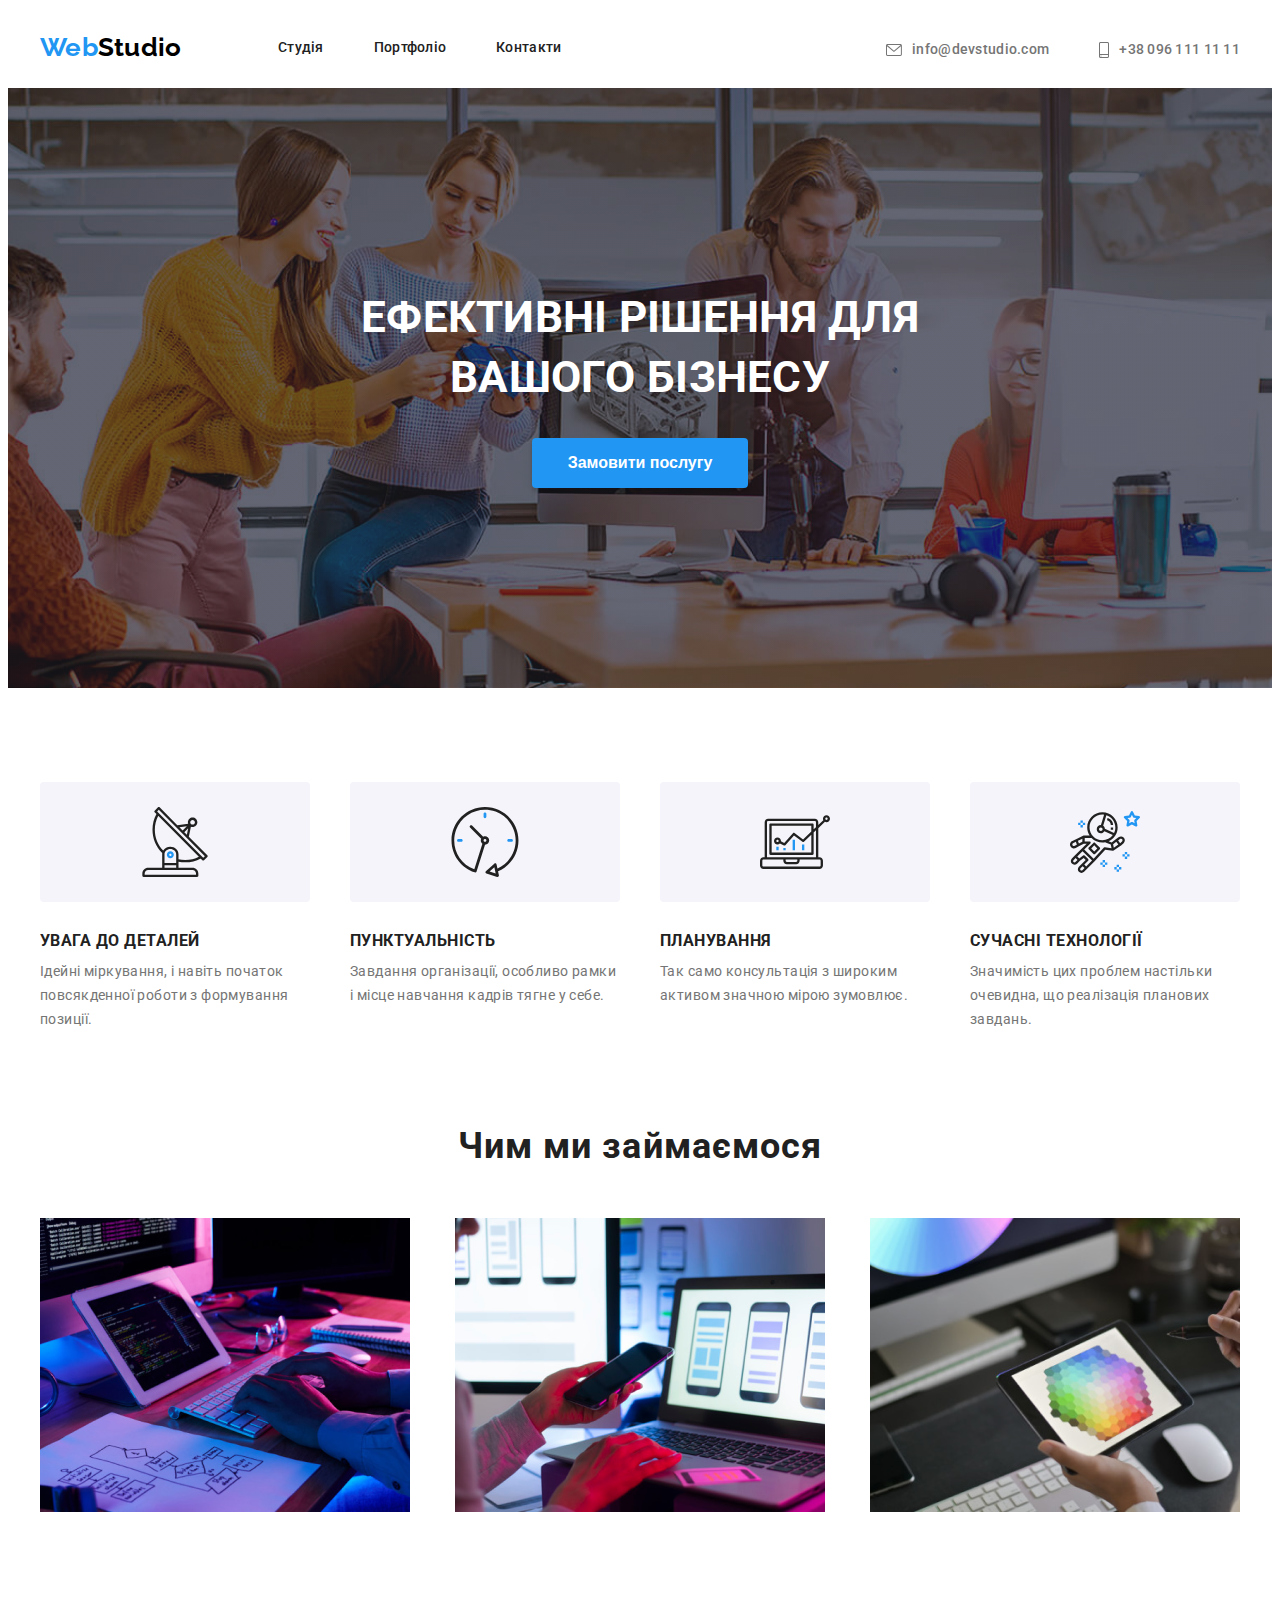
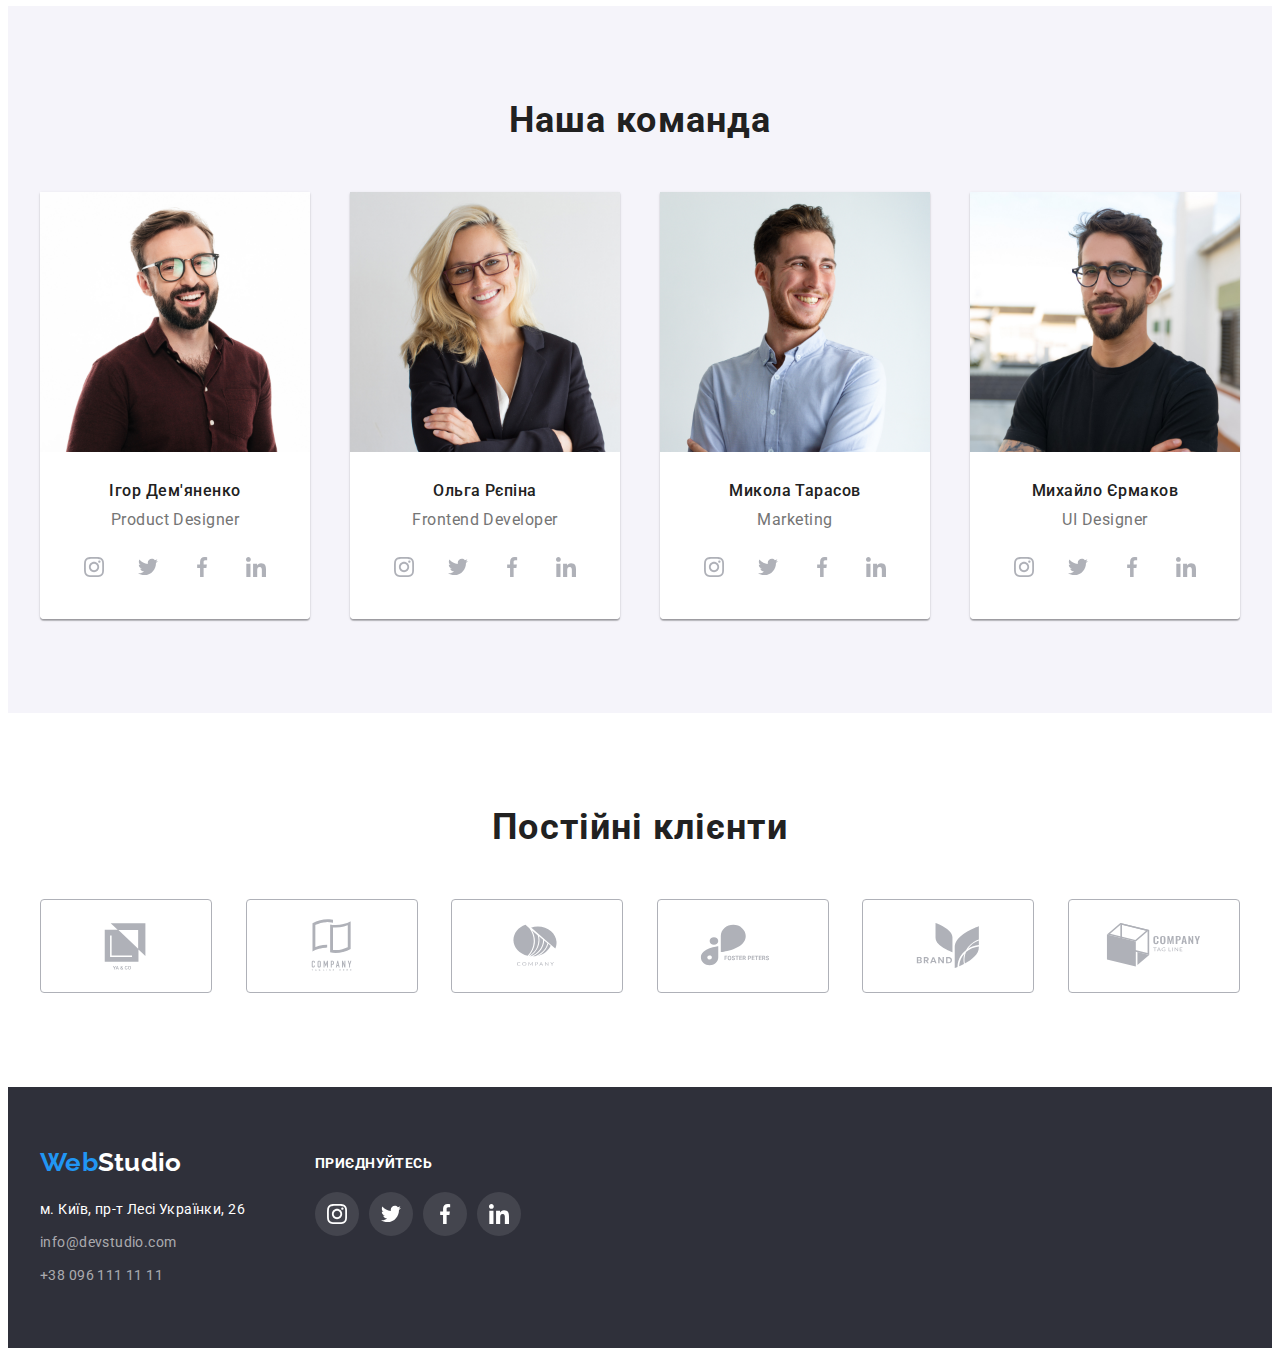
<file: index.html>
<!DOCTYPE html>
<html lang="uk">
<head>
    <meta charset="UTF-8">
    <meta http-equiv="X-UA-Compatible" content="IE=edge">
    <meta name="viewport" content="width=device-width, initial-scale=1.0">
    <title>WebStudio</title> 
    <link rel="preconnect" href="https://fonts.googleapis.com">
    <link rel="preconnect" href="https://fonts.gstatic.com" crossorigin>
    <link href="https://fonts.googleapis.com/css2?family=Raleway:wght@700&family=Roboto:wght@400;500;700;900&display=swap" rel="stylesheet">
    <link rel="stylesheet" href="https://cdnjs.cloudflare.com/ajax/libs/modern-normalize/1.1.0/modern-normalize.min.css" integrity="sha512-wpPYUAdjBVSE4KJnH1VR1HeZfpl1ub8YT/NKx4PuQ5NmX2tKuGu6U/JRp5y+Y8XG2tV+wKQpNHVUX03MfMFn9Q==" crossorigin="anonymous" referrerpolicy="no-referrer" />
    <link rel="stylesheet" type="text/css" href="./css/styles.css">
</head>
<body>
    <!--header-->
    <header >
        <div class="flex container">
        <a href="#" class="logo logo__up"><span class="color__web">Web</span><span class="color__studio__up">Studio</span></a>
    <nav>
        <ul class="nav__style">
            <li><a href="index.html" class=" active">Студія</a></li>
            <li><a href="portfolio.html">Портфоліо</a></li>
            <li><a href="#">Контакти</a></li>
        </ul>
    </nav>
        <ul class="flex contact__up__please">
            <li><a href="mailto:info@devstudio.com" class="m__t__style__up mail">
                <svg class="icon__m__t" width="16" height="12"><use href="./img/icons.svg#icon-envelopemail"></use></svg>info@devstudio.com</a></li>
            <li><a href="tel:+380961111111" class="m__t__style__up">
                <svg class="icon__m__t" width="10" height="16"><use href="./img/icons.svg#icon-smartphone"></use></svg>+38 096 111 11 11</a> </li>
        </ul>
        </div>
    </header>
    <!--великий сірий блок-->
<main>
       <section class="grey__block max__width">
            <div class="container">
           <h1 class="big__text">Ефективні рішення для вашого бізнесу</h1>
           <button type="button" class="get__service">Замовити послугу</button>
            </div>
        </section>

<section class="section">
<div class="container">
        <!--скрито-->
        <h2 class="hiden">наші переваги</h2>
       <ul class="benefits">
           <li>
                <div class="benefits__div">
                <svg width="70" height="70">
                <use href="./img/icons.svg#icon-antenna "></use>
                </svg>
                </div>
               <h3 class="benefits__text">УВАГА ДО ДЕТАЛЕЙ</h3>
               <p class="benefits__p">Ідейні міркування, i навіть початок повсякденної роботи з формування позиції.</p>
           </li> 
           <li>
                <div class="benefits__div">
                <svg width="70" height="70">
                <use href="./img/icons.svg#icon-clock"></use>
                </svg>
                </div>
               <h3 class="benefits__text">ПУНКТУАЛЬНІСТЬ</h3>
               <p class="benefits__p">Завдання організації, особливо рамки і місце навчання кадрів тягне у себе.</p>
           </li>
           <li>
                <div class="benefits__div">
                <svg width="70" height="70">
                <use href="./img/icons.svg#icon-diagram"></use>
                </svg>
                </div>
               <h3 class="benefits__text">ПЛАНУВАННЯ</h3>
               <p class="benefits__p">Так само консультація з широким активом значною мірою зумовлює.</p>
           </li>
           <li>
                <div class="benefits__div">
                <svg width="70" height="70">
                <use href="./img/icons.svg#icon-astronaut"></use>
                </svg>
                </div>
               <h3 class="benefits__text">СУЧАСНІ ТЕХНОЛОГІЇ</h3>
               <p class="benefits__p">Значимість цих проблем настільки очевидна, що реалізація планових завдань.</p>
           </li>
       </ul>
       
</div>
</section> 
<section>
    <div class="container">
        <h2 class="title__text">Чим ми займаємося</h2>
       <ul class="photo__block">
       <li><img src="./img/img1.jpg" alt="руки за робочим столом" width="370"></li>
       <li><img src="./img/img2.jpg" alt="телефон і ноутбук у руках" width="370"></li>
       <li><img src="./img/img3.jpg" alt="планшет у руці" width="370"></li>
       </ul>
</div></section>
<section class="section not__realy__white">
<div class="container">
    <h2 class="title__text">Наша команда</h2>
<ul class="team__style">
   <li class="team__style__li">
       <img src="./img/photo1.jpg" alt="чоловік" width="270">
       <div class="team__name">
       <h3 class="team__style__text">Ігор Дем'яненко</h3>
       <p class="team__name__p">Product Designer</p>
       <ul class="ico__messenger">
        <li><a href="#"><svg width="20" height="20">
            <use href="./img/icons.svg#icon-instagram"></use></svg></a></li>
        <li><a href="#"><svg width="20" height="20">
            <use href="./img/icons.svg#icon-twitter"></use></svg></a></li>
        <li><a href="#"><svg width="20" height="20">
            <use href="./img/icons.svg#icon-facebook"></use></svg></a></li>
        <li><a href="#"><svg width="20" height="20">
            <use href="./img/icons.svg#icon-linkedin"></use></svg></a></li></ul></div>
    </li>
   <li class="team__style__li">
       <img src="./img/photo2.jpg" alt="жінка" width="270">
       <div class="team__name">
       <h3 class="team__style__text">Ольга Рєпіна</h3>
       <p class="team__name__p">Frontend Developer</p>
       <ul class="ico__messenger">
        <li><a href="#"><svg width="20" height="20">
            <use href="./img/icons.svg#icon-instagram"></use></svg></a></li>
        <li><a href="#"><svg width="20" height="20">
            <use href="./img/icons.svg#icon-twitter"></use></svg></a></li>
        <li><a href="#"><svg width="20" height="20">
            <use href="./img/icons.svg#icon-facebook"></use></svg></a></li>
        <li><a href="#"><svg width="20" height="20">
            <use href="./img/icons.svg#icon-linkedin"></use></svg></a></li></ul></div>
    </li>
   <li class="team__style__li">
       <img src="./img/photo3.jpg" alt="чоловік посміхаеться" width="270">
       <div class="team__name">
       <h3 class="team__style__text">Микола Тарасов</h3>
       <p class="team__name__p">Marketing</p>
       <ul class="ico__messenger">
        <li><a href="#"><svg width="20" height="20">
            <use href="./img/icons.svg#icon-instagram"></use></svg></a></li>
        <li><a href="#"><svg width="20" height="20">
            <use href="./img/icons.svg#icon-twitter"></use></svg></a></li>
        <li><a href="#"><svg width="20" height="20">
            <use href="./img/icons.svg#icon-facebook"></use></svg></a></li>
        <li><a href="#"><svg width="20" height="20">
            <use href="./img/icons.svg#icon-linkedin"></use></svg></a></li></ul></div>
    </li>
   <li class="team__style__li">
       <img src="./img/photo4.jpg" alt="чоловік в окулярах" width="270">
       <div class="team__name">
       <h3 class="team__style__text">Михайло Єрмаков</h3>
       <p class="team__name__p">UI Designer</p>
       <ul class="ico__messenger">
        <li><a href="#"><svg width="20" height="20">
            <use href="./img/icons.svg#icon-instagram"></use></svg></a></li>
        <li><a href="#"><svg width="20" height="20">
            <use href="./img/icons.svg#icon-twitter"></use></svg></a></li>
        <li><a href="#"><svg width="20" height="20">
            <use href="./img/icons.svg#icon-facebook"></use></svg></a></li>
        <li><a href="#"><svg width="20" height="20">
            <use href="./img/icons.svg#icon-linkedin"></use></svg></a></li></ul></div>
    </li></ul>
</div>
</section> 
<section class="section">
    <div class="container">
        <h2 class="title__text">Постійні клієнти</h2>
        <ul class="flex clients">
            <li>
                <a class="clients__a" href="#">
                    <svg width="106" height="60">
                        <use href="./img/icons.svg#icon-Logo1"></use>
                    </svg>
                </a>
            </li>
            <li>
                <a class="clients__a" href="#">
                    <svg width="106" height="60">
                        <use href="./img/icons.svg#icon-Logo2"></use>
                    </svg>
                </a>
            </li>
            <li>
                <a class="clients__a" href="#">
                    <svg width="106" height="60">
                        <use href="./img/icons.svg#icon-Logo3"></use>
                    </svg>
                </a>
            </li>
            <li>
                <a class="clients__a" href="#">
                    <svg width="106" height="60">
                        <use href="./img/icons.svg#icon-Logo4"></use>
                    </svg>
                </a>
            </li>
            <li>
                <a class="clients__a" href="#">
                    <svg width="106" height="60">
                        <use href="./img/icons.svg#icon-Logo5"></use>
                    </svg>
                </a>
            </li>
            <li>
                <a class="clients__a" href="#">
                    <svg width="106" height="60">
                        <use href="./img/icons.svg#icon-Logo6"></use>
                    </svg>
                </a>
            </li>
        </ul>
    </div>
</section>
</main>
    <!--футер-->
    <footer class="grey__blok__down">
    <div class="container flex">
        <div class="ico__block__place" >
        <div><a href="#" class="logo__footer logo"><span class="color__web">Web</span><span class="color__studio__down">Studio</span></a></div>
        <address>
            <ul class="address__position">
            <li><a class="address__style" href="#">м. Київ, пр-т Лесі Українки, 26</p></li>
            <li><a class="m__t__style__down" href="mailto:info@devstudio.com">info@devstudio.com</a></li>
            <li><a class="m__t__style__down" href="tel:+380961111111">+38 096 111 11 11</a></li>
            </ul>
        </address></div>
        <div>
        <p class="join">приєднуйтесь</p>
        <ul class="ico__messenger ico__messenger__down">
            <li><a href="#"><svg width="20" height="20">
                <use href="./img/icons.svg#icon-instagram"></use></svg></a></li>
            <li><a href="#"><svg width="20" height="20">
                <use href="./img/icons.svg#icon-twitter"></use></svg></a></li>
            <li><a href="#"><svg width="20" height="20">
                <use href="./img/icons.svg#icon-facebook"></use></svg></a></li>
            <li><a href="#"><svg width="20" height="20">
                <use href="./img/icons.svg#icon-linkedin"></use></svg></a></li>
        </ul></div> 
    </div>
    </footer>
</body>
</html>
</file>
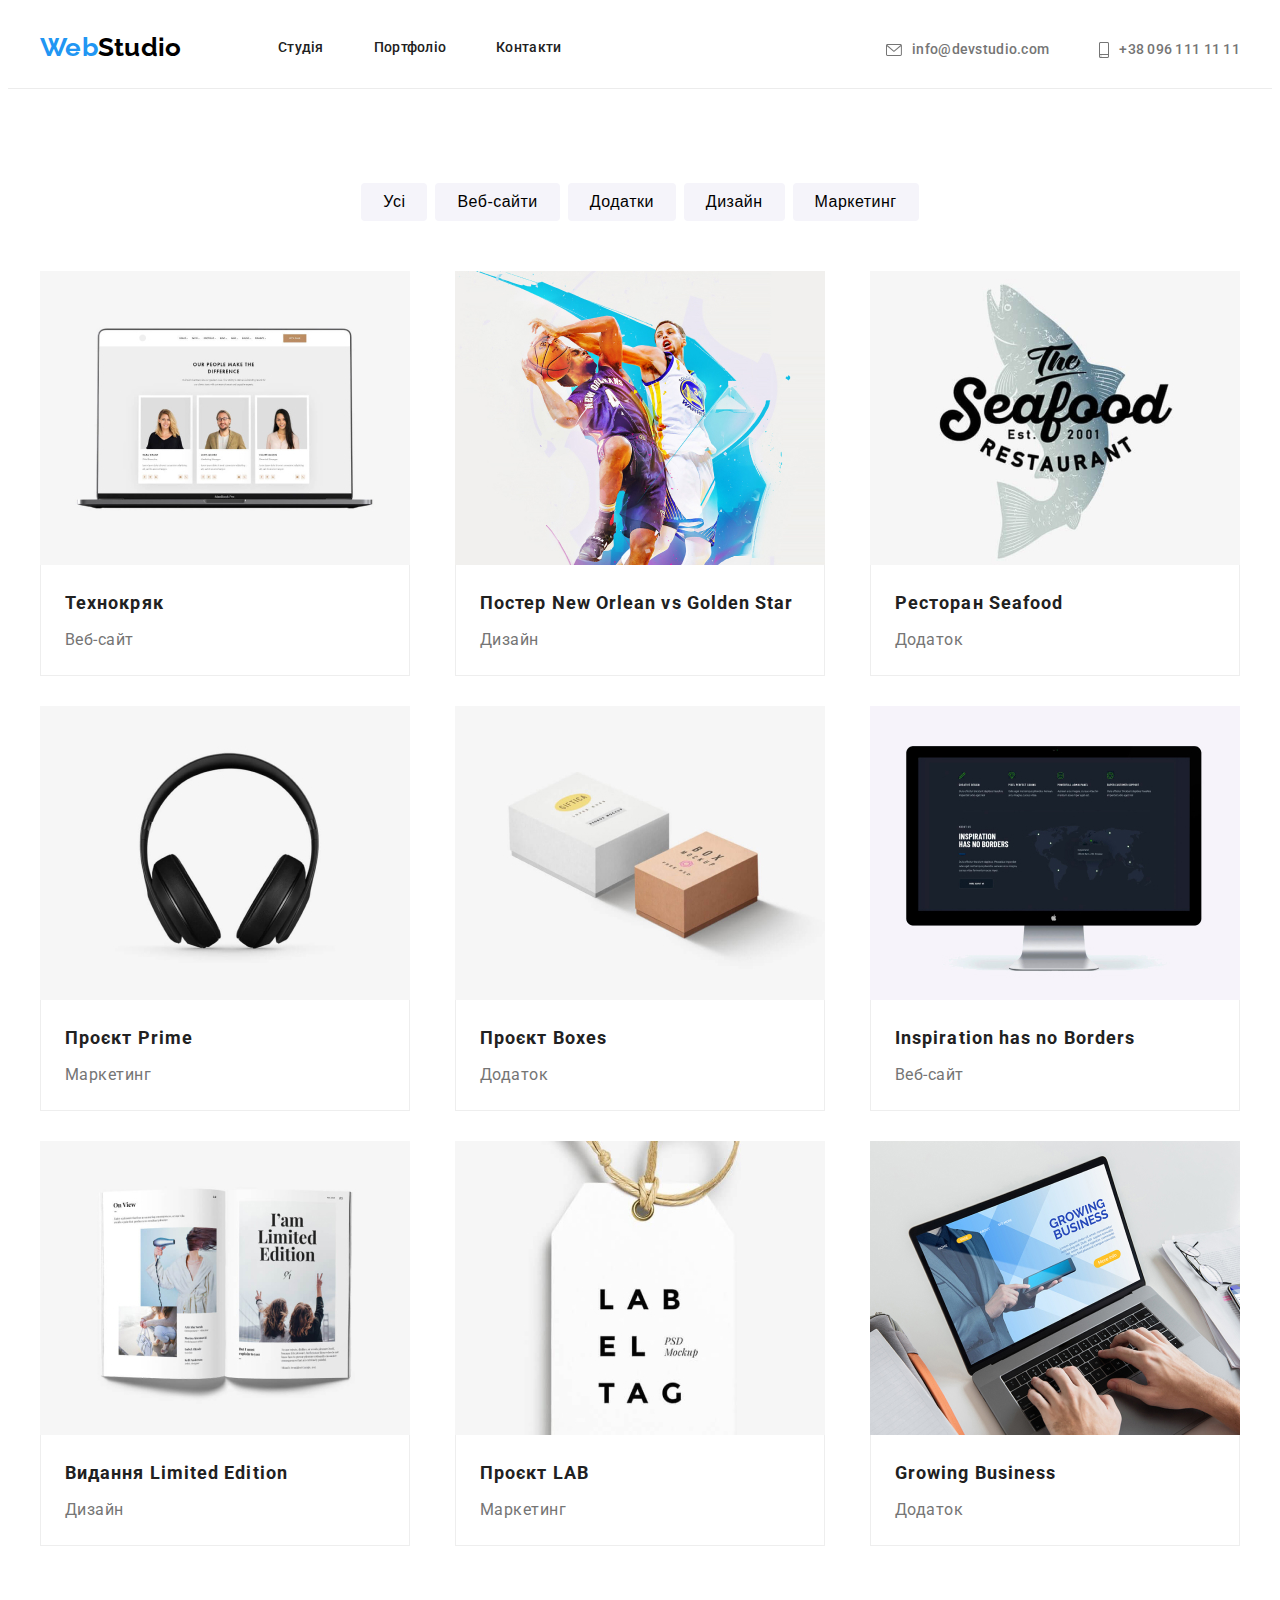
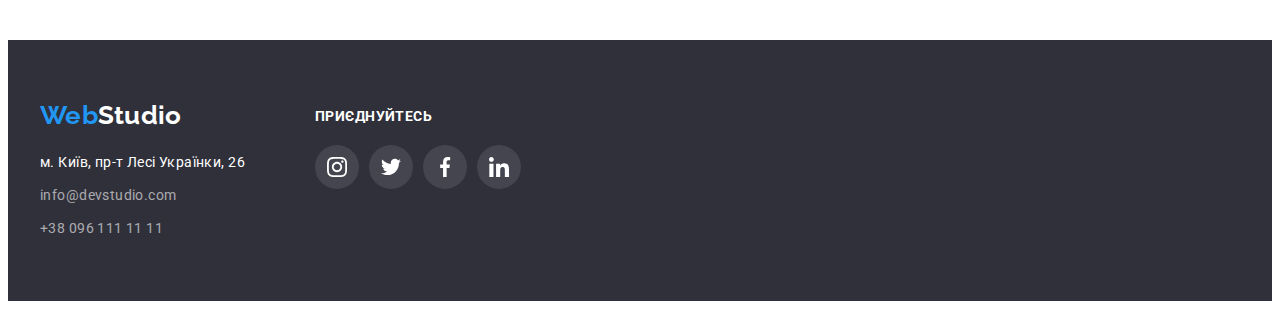
<file: portfolio.html>
<!DOCTYPE html>
<html lang="uk">
<head>
    <meta charset="UTF-8">
    <meta http-equiv="X-UA-Compatible" content="IE=edge">
    <meta name="viewport" content="width=device-width, initial-scale=1.0">
    <title>WebStudio</title>
    <link rel="preconnect" href="https://fonts.googleapis.com">
    <link rel="preconnect" href="https://fonts.gstatic.com" crossorigin>
    <link href="https://fonts.googleapis.com/css2?family=Raleway:wght@700&family=Roboto:wght@400;500;700;900&display=swap" rel="stylesheet">
    <link rel="stylesheet" href="https://cdnjs.cloudflare.com/ajax/libs/modern-normalize/1.1.0/modern-normalize.min.css" integrity="sha512-wpPYUAdjBVSE4KJnH1VR1HeZfpl1ub8YT/NKx4PuQ5NmX2tKuGu6U/JRp5y+Y8XG2tV+wKQpNHVUX03MfMFn9Q==" crossorigin="anonymous" referrerpolicy="no-referrer" />
    <link rel="stylesheet" type="text/css" href="./css/styles.css">
</head>
<body>
    <header class="header" >
        <div class="flex container">
        <a href="#" class="logo logo__up"><span class="color__web">Web</span><span class="color__studio__up">Studio</span></a>
        <nav>
            <ul class="nav__style">
                <li><a href="index.html" >Студія</a></li>
                <li><a href="portfolio.html" class=" active">Портфоліо</a></li>
                <li><a href="#">Контакти</a></li>
            </ul>
        </nav>
        <ul class="flex contact__up__please">
            <li><a href="mailto:info@devstudio.com" class="m__t__style__up mail">
                <svg class="icon__m__t" width="16" height="12"><use href="./img/icons.svg#icon-envelopemail"></use></svg>info@devstudio.com</a></li>
            <li><a href="tel:+380961111111" class="m__t__style__up">
                <svg class="icon__m__t" width="10" height="16"><use href="./img/icons.svg#icon-smartphone"></use></svg>+38 096 111 11 11</a> </li>
        </ul>
    </div>
    </header>
    <main>
    <section class="section">
        <div class="container">
            <!--скрито-->
            <h1 class="hiden">сторінка з портфоліо</h1>
            <ul class="buttons__portfolio">
                <li ><button type="button">Усі</button></li>
                <li><button type="button">Веб-сайти</button></li>
                <li><button type="button">Додатки</button></li>
                <li><button type="button">Дизайн</button></li>
                <li><button type="button">Маркетинг</button></li>
            </ul>   
        <ul class="portfolio__net">
            <li>
                <a href="#"><img src="./img/imgportfolio1.jpg" alt="ноутбук" width="370">
                <div class="border__not__top">
                <h3>Технокряк</h3>
                <p>Веб-сайт</p>    
                </div></a>
            </li>
            <li>
                <a href="#"><img src="./img/imgportfolio2.jpg" alt="дві людини грають в баскетбол" width="370">
                <div class="border__not__top">
                <h3>Постер New Orlean vs Golden Star</h3>
                <p>Дизайн</p>
                </div></a>
            </li>
            <li>
                <a href="#"><img src="./img/imgportfolio3.jpg" alt="логотип ресторану з акулою" width="370">
                <div class="border__not__top">
                <h3>Ресторан Seafood</h3>
                <p>Додаток</p>   
                </div></a>
            </li>
            <li>
                <a href="#"><img src="./img/imgportfolio4.jpg" alt="навушники" width="370">
                <div class="border__not__top">
                <h3>Проєкт Prime</h3>
                <p>Маркетинг</p>    
                </div></a>
            </li>
            <li>
                <a href="#"><img src="./img/imgportfolio5.jpg" alt="дві коробки" width="370">
                <div class="border__not__top">
                <h3>Проєкт Boxes</h3>
                <p>Додаток</p>    
                </div></a>
            </li>
            <li>
                <a href="#"><img src="./img/imgportfolio6.jpg" alt="монітор" width="370">
                <div class="border__not__top">
                <h3>Inspiration has no Borders</h3>
                <p>Веб-сайт</p>   
                </div></a>
            </li>
            <li>
                <a href="#"><img src="./img/imgportfolio7.jpg" alt="книга" width="370">
                <div class="border__not__top">
                <h3>Видання Limited Edition</h3>
                <p>Дизайн</p>    
                </div></a>
            </li>
            <li>
                <a href="#"><img src="./img/imgportfolio8.jpg" alt="бірка" width="370">
                <div class="border__not__top">
                <h3>Проєкт LAB</h3>
                <p>Маркетинг</p>   
                </div></a>
            </li>
            <li>
                <a href="#"><img src="./img/imgportfolio9.jpg" alt="руки друкують на ноутбуці" width="370">
                <div class="border__not__top">
                <h3>Growing Business</h3>
                <p>Додаток</p> 
                </div></a>
            </li>
        </ul>
    </div>
    </section>    
    </main>
    <footer class="grey__blok__down">
        <div class="container flex">
            <div class="ico__block__place" >
            <div><a href="#" class="logo__footer logo"><span class="color__web">Web</span><span class="color__studio__down">Studio</span></a></div>
            <address>
                <ul class="address__position">
                <li><a class="address__style" href="#">м. Київ, пр-т Лесі Українки, 26</p></li>
                <li><a class="m__t__style__down" href="mailto:info@devstudio.com">info@devstudio.com</a></li>
                <li><a class="m__t__style__down" href="tel:+380961111111">+38 096 111 11 11</a></li>
                </ul>
            </address></div>
            <div>
            <p class="join">приєднуйтесь</p>
            <ul class="ico__messenger ico__messenger__down">
                <li><a href="#"><svg width="20" height="20">
                    <use href="./img/icons.svg#icon-instagram"></use></svg></a></li>
                <li><a href="#"><svg width="20" height="20">
                    <use href="./img/icons.svg#icon-twitter"></use></svg></a></li>
                <li><a href="#"><svg width="20" height="20">
                    <use href="./img/icons.svg#icon-facebook"></use></svg></a></li>
                <li><a href="#"><svg width="20" height="20">
                    <use href="./img/icons.svg#icon-linkedin"></use></svg></a></li>
            </ul></div> 
        </div>
        </footer>
</body>
</html>
</file>
<file: css/styles.css>
body{
    font-family: 'Roboto';
    color:#212121;
    background-color: #FFFFFF;
    font-size: 14px;
    line-height: 1.14;/*16px*/
    letter-spacing: 0.02em;
}
.flex{
    display: flex;
}
/*обнуление */
h1, h2, h3, h4, h5, h6, p,ul,img,div{
    margin: 0;
    padding: 0;
    border: 0;
}
img{
    display: block;
}
.container{
    max-width: 1200px;
    padding-left: 15px;
    padding-right: 15px;
    margin-left: auto;
    margin-right: auto;
}
.section{
    padding: 94px 0;
}
/*ховаю заголовок для читалок */
.hiden{
    position: absolute;
    white-space: nowrap;
    width: 1px; 
    height: 1px;
    overflow: hidden;
    border: 0;
    padding: 0;
    clip:rect(0 0 0 0);
    clip-path:inset(50%);
    margin: -1px;
}
/*для всех*/
a{
    text-decoration:none;
    color: #212121;  
}
ul{
    list-style: none;
}
.title__text{
    font-weight: 700;
    font-size: 36px;
    line-height: 1.16;
    letter-spacing: 0.03em;
    text-align: center;
    margin-bottom: 50px;
}
p{
    color: #757575;
}
/*хедер*/
.color__web{
    color:#2196F3;
}
.color__studio__up{
   color: #000000;
}
.color__studio__down{
   color: #FFFFFF;
}
.header{
    align-items: center;
    border-bottom: 1px solid #ECECEC;
}
.logo{
   font-family: 'Raleway';
   font-style: normal;
   font-weight: 700;
   font-size: 26px;
   line-height: 1.19;
   width: 145px;
   height: 31px;
}
.logo__up{
    padding: 24px 0 25px;
    margin-right: 93px;
}
.nav__style{
    display: flex;
    font-weight: 500;
    padding: 32px 0;
}
.nav__style li:not(:last-child){
    margin-right: 50px;
}
.nav__style a:hover,
.nav__style a:focus{
    color: #2196F3;
}
.active:visited{
    color: #2196F3;
}
.mail{
    margin-right: 50px;
}
.m__t__style__up{
    color: #757575;
    font-weight: 500;
}
.m__t__style__up:hover, .m__t__style__up:focus {
    color: #2196F3;
}
.contact__up__please{
    margin-left: auto;
    padding: 30px 0; 
    align-items: flex-end;
}
.contact__up__please a{
    display: flex;
    justify-content: center;
    align-items: center;
}
.icon__m__t{
    margin-right: 10px;
}
/*великий сірий блок*/
.grey__block{
    background-image: linear-gradient(#2F303A66,#2F303A66),url(../img/Img.png);
    background-color: #2F303A;
    background-position: center ;
    background-repeat: no-repeat;
    padding: 200px 0 ;
}
.max__width{
    max-width: 1600px;
    margin:0 auto;
}
.big__text{
    color: #FFFFFF;
    text-align: center;
    line-height: 1.36;
    font-size: 44px; 
    text-transform: uppercase;
    width: 696px;
    display: block;
    margin: auto;margin-bottom: 30px;
}
/*велика кнопка*/
.get__service{
    background-color: #2196F3;
    color: #FFFFFF;
    border: none;
    border-radius: 4px;
    box-shadow: 0px 4px 4px rgba(0, 0, 0, 0.15);
    width: 216px;
    height: 50px;
    font-weight: 700;
    font-size: 16px;
    line-height: 1.87;
    cursor: pointer;   
    margin: auto;
    display: block;
}
/*наші переваги блок*/
/*іконки переваги*/
.benefits__div{
    display: flex;
    justify-content: center;
    align-items: center;
    width: 270px;
    height: 120px;
    border-radius: 4px;
    background-color:#F5F4FA;
    margin-bottom: 30px;
}
.benefits__ico li:not(:last-child){
    margin-right: 30px;
}
.benefits{
    display: flex;
    justify-content: space-between;
}
.benefits li{
    width: 270px;
}
.benefits__text{
    letter-spacing: 0.03em;
    text-transform: uppercase;
    margin-bottom: 10px;
}
.benefits__p{
    line-height: 1.71;
    letter-spacing: 0.03em;
}
/*блок на три фотки*/
.photo__block{
    display: flex;
    align-items: center;
    justify-content: space-between;
    padding-bottom: 94px;
}
/*наша команда*/
.not__realy__white{
    background-color: #F5F4FA;
}
.team__style{
    display: flex;
    align-items: center;
    justify-content: space-between;    
}
.team__style__li{
    overflow: hidden;
    border-radius: 0px 0px 4px 4px;
    box-shadow: 0px 1px 3px rgba(0, 0, 0, 0.12), 0px 1px 1px rgba(0, 0, 0, 0.14), 0px 2px 1px rgba(0, 0, 0, 0.2);
}
.team__style__text{
    margin-bottom: 10px; 
    font-weight: 500;
}
.team__name{
    background-color:#FFFFFF;
    font-size: 16px;
    line-height: 1.18;
    letter-spacing: 0.03em; 
    text-align:center;
    padding: 30px 32px
}
.team__style__text , .team__name__p{
    font-size: 16px;
    line-height: 1.18;
    letter-spacing: 0.03em;
}
.team__name__p{
    margin-bottom: 16px;
}

/* футер */
.grey__blok__down{
    background-color: #2F303A;
    padding: 60px 0;
}
.logo__footer{
    margin-bottom: 20px;
    display: block;
}
.address__style{
    font-weight: 400;
    line-height: 1.71;
    letter-spacing: 0.03em;
    font-style: normal;
    color: #fff;
}
.m__t__style__down{
    font-weight: 400;
    line-height: 1.71;
    letter-spacing: 0.03em;
    font-style: normal;
    color: rgba(255, 255, 255, 0.6);
    display: flex;
}
.address__position li:not(:last-child){
    margin-bottom: 9px;
}
/*друга сторінка*/
/*кнопочки*/
.buttons__portfolio{
    display: flex;
    margin-bottom: 50px;
    justify-content: center;
}
.buttons__portfolio button:hover, .buttons__portfolio button:focus{
    background-color: #2196F3;
    color:#fff;
    box-shadow: 0px 3px 1px rgba(0, 0, 0, 0.1), 0px 1px 2px rgba(0, 0, 0, 0.08), 0px 2px 2px rgba(0, 0, 0, 0.12);
}
.buttons__portfolio button{
    background-color:#F5F4FA;
    border: none;
    border-radius: 4px;
    height: 38px;
    padding: 6px 22px;
    align-items: center;
    font-weight: 500;
    font-size: 16px;
    line-height: 1.6px;
    letter-spacing: 0.03em;
    cursor: pointer;
}
.buttons__portfolio li:not(:last-child){
    margin-right: 8px;  
}
/*сітка з портфоліо*/
.portfolio__net li{
    width: 370px;
    flex-basis:calc(100%-6*15px)/3;
    margin: 15px;
}
.portfolio__net{
    display: flex;
    flex-wrap:wrap;
    margin: -15px;
    justify-content: space-between;
}
.portfolio__net p {
    text-align: left;
    font-weight: 400;
    font-size: 16px;
    line-height: 1.87;
    letter-spacing: 0.03em;
}
.portfolio__net h3{
    margin-bottom: 4px;
    text-align: left;
    font-weight: 700;
    font-size: 18px;
    line-height: 2; 
    letter-spacing: 0.06em;
}
.border__not__top{
    padding: 20px 24px;
    border: 1px solid #EEEEEE;
    border-top: none;
}
/***************/
/*стилі іконок*/
svg{
    fill:currentColor;
}
/*іконки мило і тел*/
.icon__m__t:hover, .icon__m__t:focus,
.m__t__style__down:hover, .m__t__style__down:focus {
    color:#2196F3;
}

/*іконки месенджеров*/

.ico__messenger{
    width: 206px; height: 44px;
    display: flex;
    justify-content: space-between;
}
.ico__messenger a{
    width: 44px;
    height: 44px;
    border-radius: 50%;
    display: flex;
    align-items: center;
    justify-content: center;
    color:#afb1b8;
}
.ico__messenger a:hover, .ico__messenger a:focus {
    background-color: #2196F3;
    color:#FFFFFF;
}
/*іконки футер*/
.ico__messenger__down a{
    background: rgba(255, 255, 255, 0.1);
}
.ico__block__place{
    margin-right: 70px;
}
.join{
    color: #FFFFFF;
    text-transform: uppercase;
    font-weight: 700;
    line-height: 1.14;
    letter-spacing: 0.03em;
    margin-bottom: 20px;
    margin-top: 9px;
}
.ico__messenger__down svg{
    color: #FFFFFF;
}
/*іконки кліентів*/
.clients{
    justify-content: space-between;
    align-items: center;
}
.clients__a{
    border: 1px solid #AFB1B8;
    border-radius: 4px;
    display: flex;
    width: 170px;height: 92px;
    align-items: center;
    justify-content: center;  
    color:#afb1b8;
}
.clients__a:not(:last-child){
    margin-right: 30px;
}
.clients__a:hover, .clients__a:focus{
    color:#2196F3;border: 1px solid #2196F3;
}
/*друга сторінка*/
.portfolio__net a{
    display: block;
}
.portfolio__net a:hover, .portfolio__net a:focus{
    box-shadow: 0px 1px 1px rgba(0, 0, 0, 0.12), 0px 4px 4px rgba(0, 0, 0, 0.06), 1px 4px 6px rgba(0, 0, 0, 0.16);
} 
/**/
</file>
